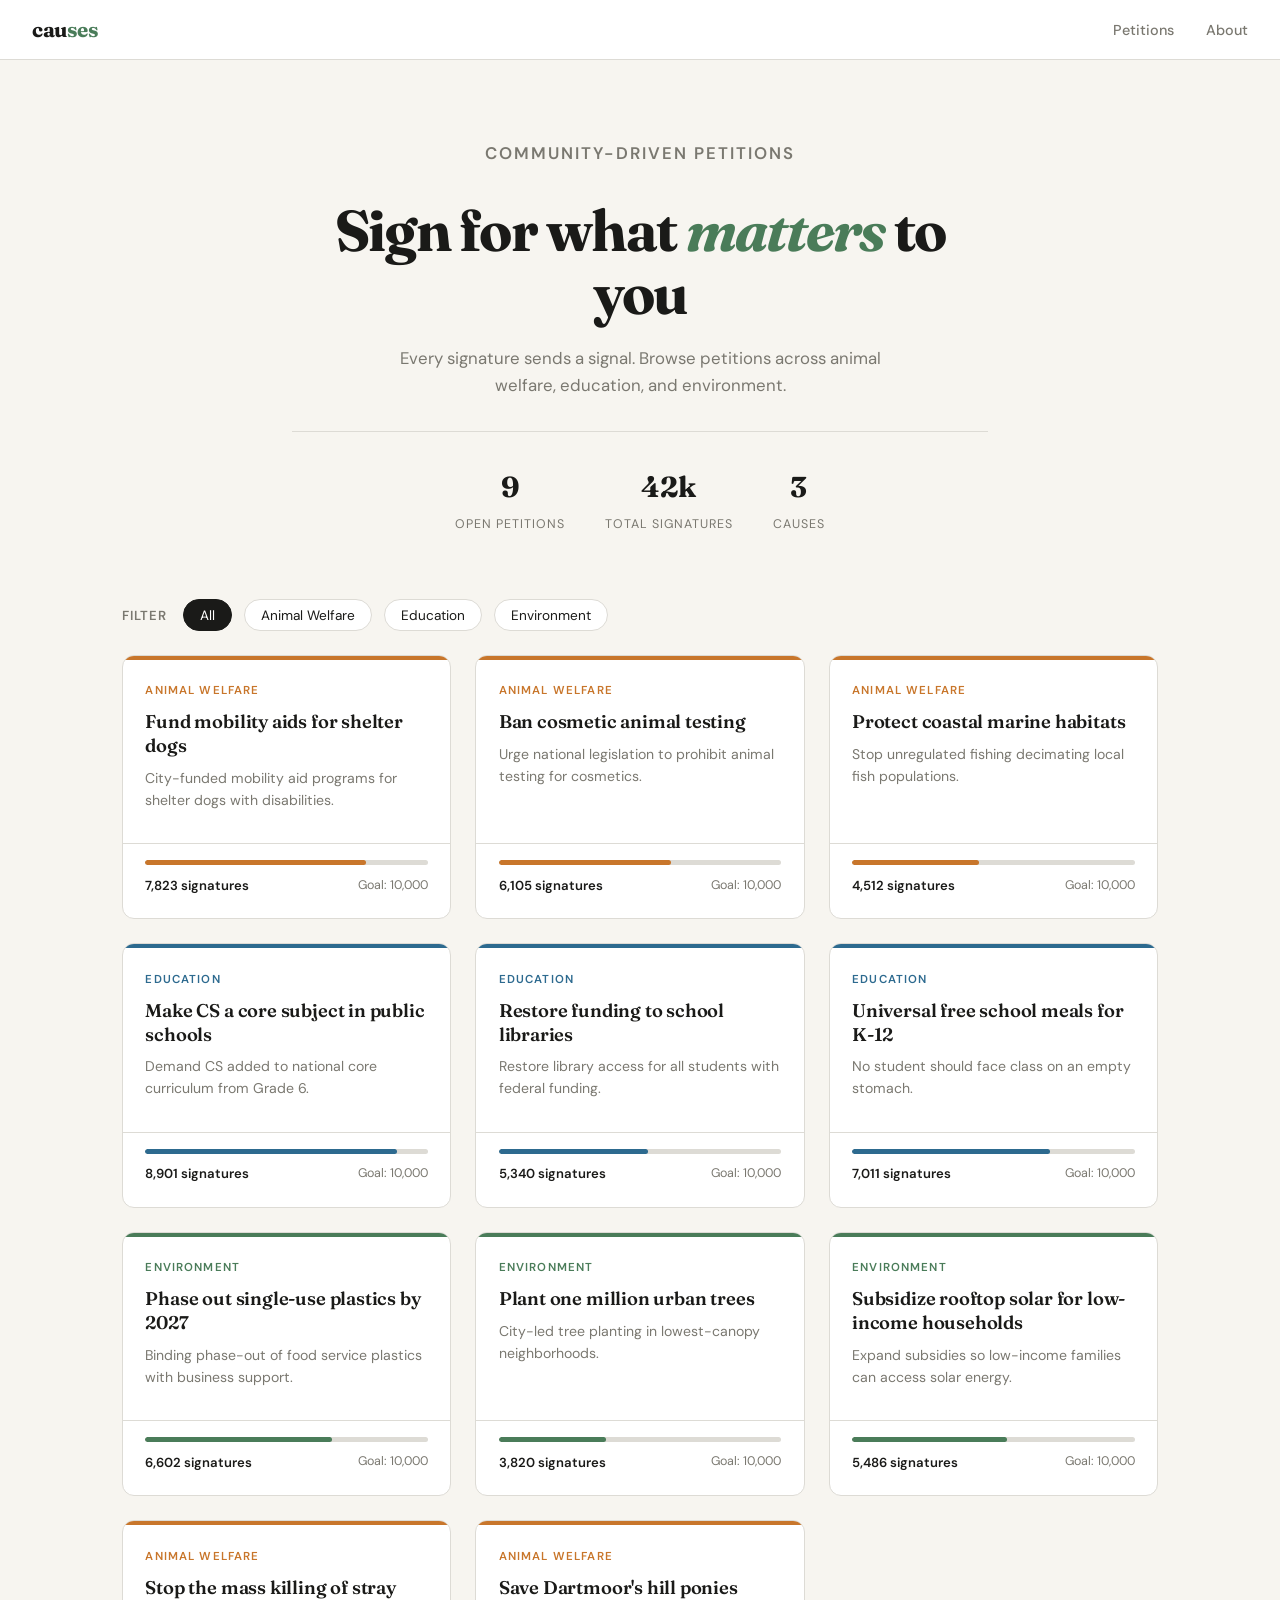
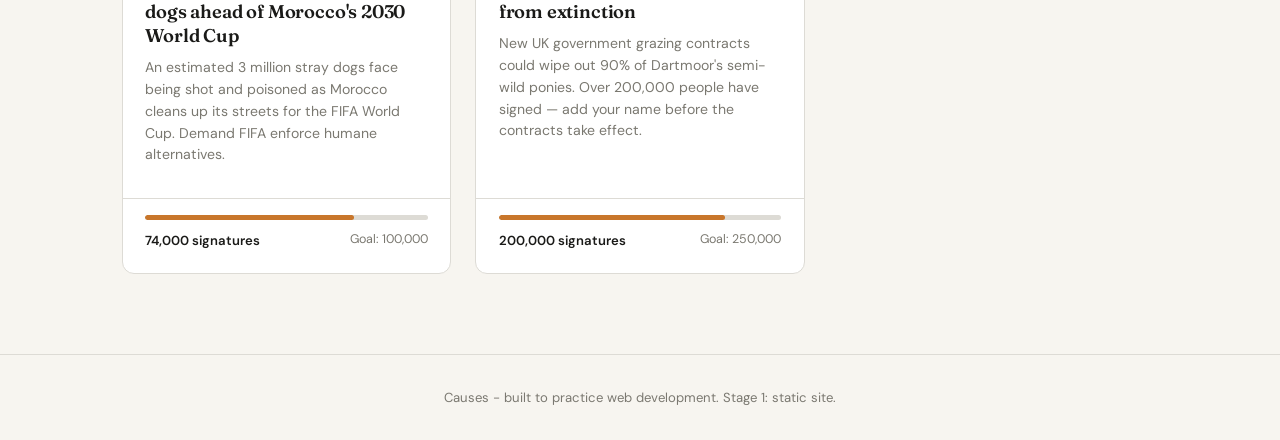
<file: index.html>
<!DOCTYPE html>
<html lang="en">
<head>
  <meta charset="UTF-8" />
  <title>Causes - Petitions for Good</title>
  <link rel="stylesheet" href="css/style.css" />
</head>
<body>
  <nav>
    <a class="nav-logo" href="index.html">cau<span>ses</span></a>
    <ul class="nav-links">
      <li><a href="index.html">Petitions</a></li>
      <li><a href="#">About</a></li>
      
    </ul>
  </nav>
  <section class="hero">
    <p class="hero-eyebrow">Community-driven petitions</p>
    <h1>Sign for what <em>matters</em> to you</h1>
    <p>Every signature sends a signal. Browse petitions across animal welfare, education, and environment.</p>
    <div class="hero-stats">
      <div class="stat-item"><span class="stat-number">9</span><span class="stat-label">Open petitions</span></div>
      <div class="stat-item"><span class="stat-number">42k</span><span class="stat-label">Total signatures</span></div>
      <div class="stat-item"><span class="stat-number">3</span><span class="stat-label">Causes</span></div>
    </div>
  </section>
  <div class="filters-section">
    <span class="filter-label">Filter</span>
    <button class="filter-btn active">All</button>
    <button class="filter-btn">Animal Welfare</button>
    <button class="filter-btn">Education</button>
    <button class="filter-btn">Environment</button>
  </div>
  <div class="petitions-grid">
    <a class="petition-card" data-category="animal" href="petition-shelter.html"><div class="card-tag-bar tag-animal"></div><div class="card-body"><p class="card-category cat-animal">Animal Welfare</p><h2 class="card-title">Fund mobility aids for shelter dogs</h2><p class="card-description">City-funded mobility aid programs for shelter dogs with disabilities.</p></div><div class="card-footer"><div class="progress-bar-track"><div class="progress-bar-fill fill-animal" style="width:78%"></div></div><div class="card-meta"><span class="signatures">7,823 signatures</span><span class="goal">Goal: 10,000</span></div></div></a>
    <a class="petition-card" data-category="animal" href="petition-testing.html"><div class="card-tag-bar tag-animal"></div><div class="card-body"><p class="card-category cat-animal">Animal Welfare</p><h2 class="card-title">Ban cosmetic animal testing</h2><p class="card-description">Urge national legislation to prohibit animal testing for cosmetics.</p></div><div class="card-footer"><div class="progress-bar-track"><div class="progress-bar-fill fill-animal" style="width:61%"></div></div><div class="card-meta"><span class="signatures">6,105 signatures</span><span class="goal">Goal: 10,000</span></div></div></a>
    <a class="petition-card" data-category="animal" href="petition-marine.html"><div class="card-tag-bar tag-animal"></div><div class="card-body"><p class="card-category cat-animal">Animal Welfare</p><h2 class="card-title">Protect coastal marine habitats</h2><p class="card-description">Stop unregulated fishing decimating local fish populations.</p></div><div class="card-footer"><div class="progress-bar-track"><div class="progress-bar-fill fill-animal" style="width:45%"></div></div><div class="card-meta"><span class="signatures">4,512 signatures</span><span class="goal">Goal: 10,000</span></div></div></a>
    <a class="petition-card" data-category="education" href="petition-coding.html"><div class="card-tag-bar tag-education"></div><div class="card-body"><p class="card-category cat-education">Education</p><h2 class="card-title">Make CS a core subject in public schools</h2><p class="card-description">Demand CS added to national core curriculum from Grade 6.</p></div><div class="card-footer"><div class="progress-bar-track"><div class="progress-bar-fill fill-education" style="width:89%"></div></div><div class="card-meta"><span class="signatures">8,901 signatures</span><span class="goal">Goal: 10,000</span></div></div></a>
    <a class="petition-card" data-category="education" href="petition-libraries.html"><div class="card-tag-bar tag-education"></div><div class="card-body"><p class="card-category cat-education">Education</p><h2 class="card-title">Restore funding to school libraries</h2><p class="card-description">Restore library access for all students with federal funding.</p></div><div class="card-footer"><div class="progress-bar-track"><div class="progress-bar-fill fill-education" style="width:53%"></div></div><div class="card-meta"><span class="signatures">5,340 signatures</span><span class="goal">Goal: 10,000</span></div></div></a>
    <a class="petition-card" data-category="education" href="petition-meals.html"><div class="card-tag-bar tag-education"></div><div class="card-body"><p class="card-category cat-education">Education</p><h2 class="card-title">Universal free school meals for K-12</h2><p class="card-description">No student should face class on an empty stomach.</p></div><div class="card-footer"><div class="progress-bar-track"><div class="progress-bar-fill fill-education" style="width:70%"></div></div><div class="card-meta"><span class="signatures">7,011 signatures</span><span class="goal">Goal: 10,000</span></div></div></a>
    <a class="petition-card" data-category="environment" href="petition-plastics.html"><div class="card-tag-bar tag-environment"></div><div class="card-body"><p class="card-category cat-environment">Environment</p><h2 class="card-title">Phase out single-use plastics by 2027</h2><p class="card-description">Binding phase-out of food service plastics with business support.</p></div><div class="card-footer"><div class="progress-bar-track"><div class="progress-bar-fill fill-environment" style="width:66%"></div></div><div class="card-meta"><span class="signatures">6,602 signatures</span><span class="goal">Goal: 10,000</span></div></div></a>
    <a class="petition-card" data-category="environment" href="petition-trees.html"><div class="card-tag-bar tag-environment"></div><div class="card-body"><p class="card-category cat-environment">Environment</p><h2 class="card-title">Plant one million urban trees</h2><p class="card-description">City-led tree planting in lowest-canopy neighborhoods.</p></div><div class="card-footer"><div class="progress-bar-track"><div class="progress-bar-fill fill-environment" style="width:38%"></div></div><div class="card-meta"><span class="signatures">3,820 signatures</span><span class="goal">Goal: 10,000</span></div></div></a>
    <a class="petition-card" data-category="environment" href="petition-solar.html"><div class="card-tag-bar tag-environment"></div><div class="card-body"><p class="card-category cat-environment">Environment</p><h2 class="card-title">Subsidize rooftop solar for low-income households</h2><p class="card-description">Expand subsidies so low-income families can access solar energy.</p></div><div class="card-footer"><div class="progress-bar-track"><div class="progress-bar-fill fill-environment" style="width:55%"></div></div><div class="card-meta"><span class="signatures">5,486 signatures</span><span class="goal">Goal: 10,000</span></div></div></a>
  
    <a class="petition-card" data-category="animal" href="petition-morocco.html"><div class="card-tag-bar tag-animal"></div><div class="card-body"><p class="card-category cat-animal">Animal Welfare</p><h2 class="card-title">Stop the mass killing of stray dogs ahead of Morocco's 2030 World Cup</h2><p class="card-description">An estimated 3 million stray dogs face being shot and poisoned as Morocco cleans up its streets for the FIFA World Cup. Demand FIFA enforce humane alternatives.</p></div><div class="card-footer"><div class="progress-bar-track"><div class="progress-bar-fill fill-animal" style="width:74%"></div></div><div class="card-meta"><span class="signatures">74,000 signatures</span><span class="goal">Goal: 100,000</span></div></div></a>
    <a class="petition-card" data-category="animal" href="petition-dartmoor.html"><div class="card-tag-bar tag-animal"></div><div class="card-body"><p class="card-category cat-animal">Animal Welfare</p><h2 class="card-title">Save Dartmoor's hill ponies from extinction</h2><p class="card-description">New UK government grazing contracts could wipe out 90% of Dartmoor's semi-wild ponies. Over 200,000 people have signed — add your name before the contracts take effect.</p></div><div class="card-footer"><div class="progress-bar-track"><div class="progress-bar-fill fill-animal" style="width:80%"></div></div><div class="card-meta"><span class="signatures">200,000 signatures</span><span class="goal">Goal: 250,000</span></div></div></a>
  </div>
  <footer><p>Causes - built to practice web development. Stage 1: static site.</p></footer>
  <script>
    const buttons = document.querySelectorAll('.filter-btn');
    const cards = document.querySelectorAll('.petition-card');
    buttons.forEach(btn => {
      btn.addEventListener('click', () => {
        buttons.forEach(b => b.classList.remove('active'));
        btn.classList.add('active');
        const filter = btn.textContent.trim().toLowerCase();
        cards.forEach(card => {
          const cat = card.dataset.category;
          if (filter === 'all' || (filter === 'animal welfare' && cat === 'animal') || filter === cat) {
            card.style.display = 'flex';
          } else {
            card.style.display = 'none';
          }
        });
      });
    });
  </script>
</body>
</html>
</file>
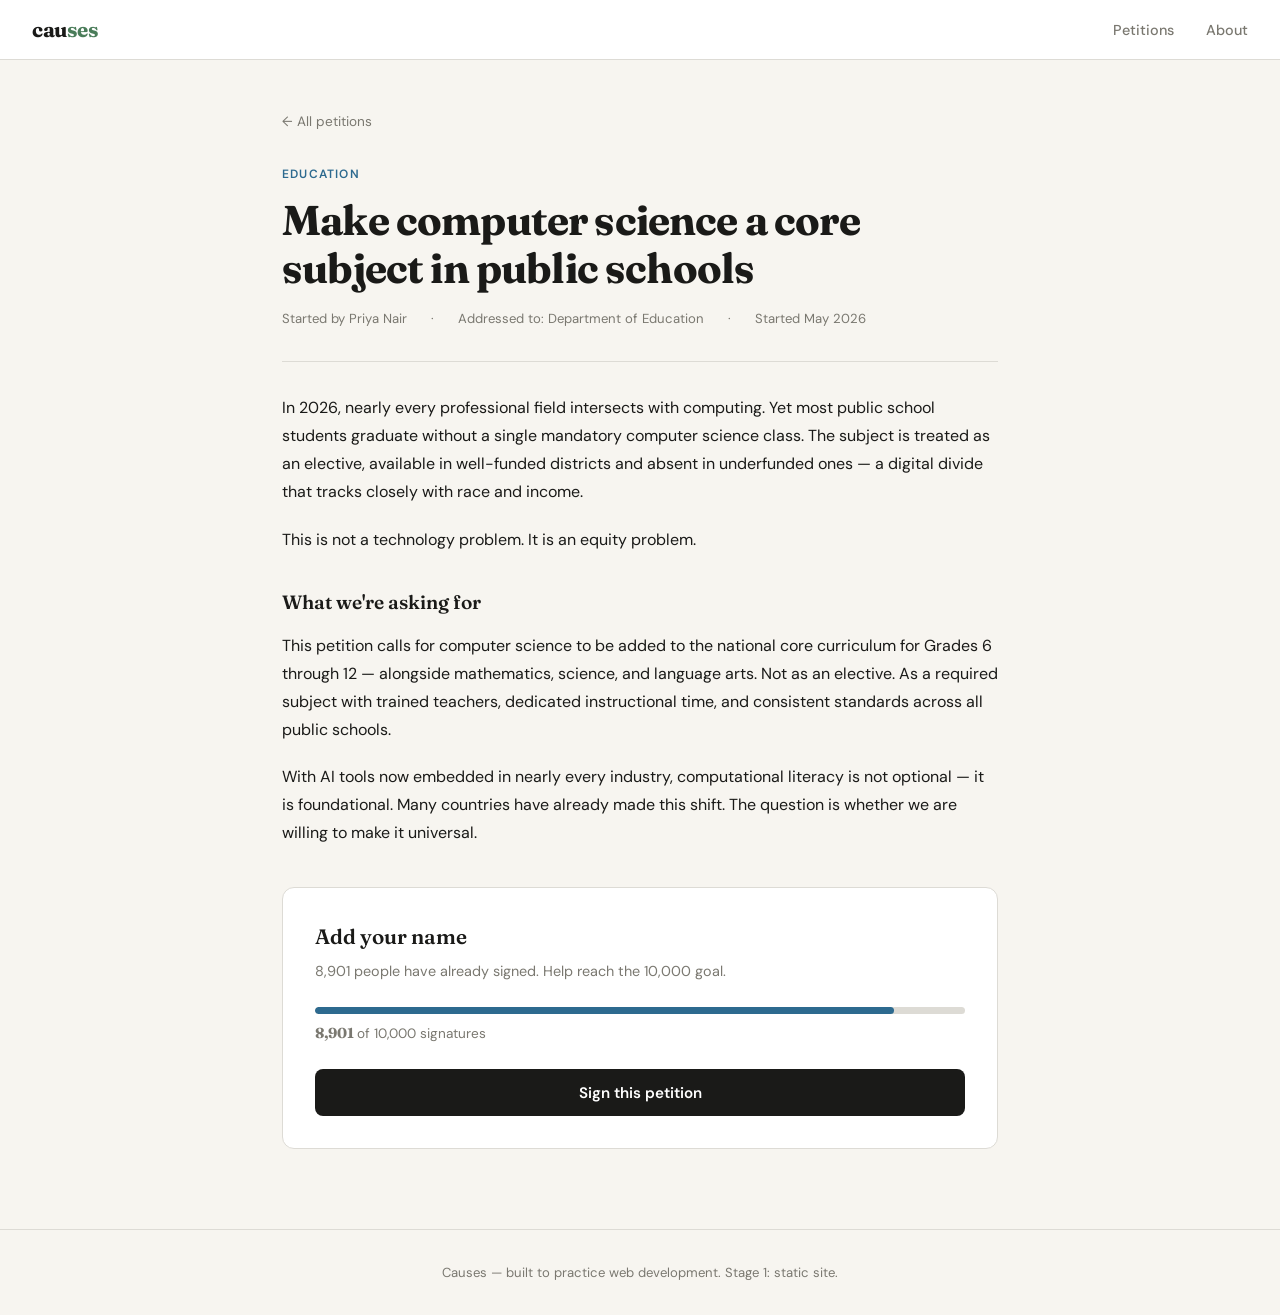
<file: petition-coding.html>
<!DOCTYPE html>
<html lang="en">
<head>
  <meta charset="UTF-8" />
  <title>Make CS a core subject — Causes</title>
  <link rel="stylesheet" href="css/style.css" />
</head>
<body>
  <nav>
    <a class="nav-logo" href="index.html">cau<span>ses</span></a>
    <ul class="nav-links">
      <li><a href="index.html">Petitions</a></li>
      <li><a href="#">About</a></li>
      
    </ul>
  </nav>
  <div class="detail-container">
    <a class="back-link" href="index.html">← All petitions</a>
    <p class="detail-category cat-education">Education</p>
    <h1 class="detail-title">Make computer science a core subject in public schools</h1>
    <div class="detail-meta">
      <span>Started by Priya Nair</span>
      <span>·</span>
      <span>Addressed to: Department of Education</span>
      <span>·</span>
      <span>Started May 2026</span>
    </div>
    <div class="detail-body">
      <p>In 2026, nearly every professional field intersects with computing. Yet most public school students graduate without a single mandatory computer science class. The subject is treated as an elective, available in well-funded districts and absent in underfunded ones — a digital divide that tracks closely with race and income.</p>
      <p>This is not a technology problem. It is an equity problem.</p>
      <h3>What we're asking for</h3>
      <p>This petition calls for computer science to be added to the national core curriculum for Grades 6 through 12 — alongside mathematics, science, and language arts. Not as an elective. As a required subject with trained teachers, dedicated instructional time, and consistent standards across all public schools.</p>
      <p>With AI tools now embedded in nearly every industry, computational literacy is not optional — it is foundational. Many countries have already made this shift. The question is whether we are willing to make it universal.</p>
    </div>
    <div class="sign-box">
      <h3>Add your name</h3>
      <p>8,901 people have already signed. Help reach the 10,000 goal.</p>
      <div class="sign-progress">
        <div class="progress-bar-track">
          <div class="progress-bar-fill fill-education" style="width: 89%"></div>
        </div>
        <p class="sign-count">8,901 <span>of 10,000 signatures</span></p>
      </div>
      <button class="sign-btn">Sign this petition</button>
    </div>
  </div>
  <footer><p>Causes — built to practice web development. Stage 1: static site.</p></footer>
</body>
</html>
</file>
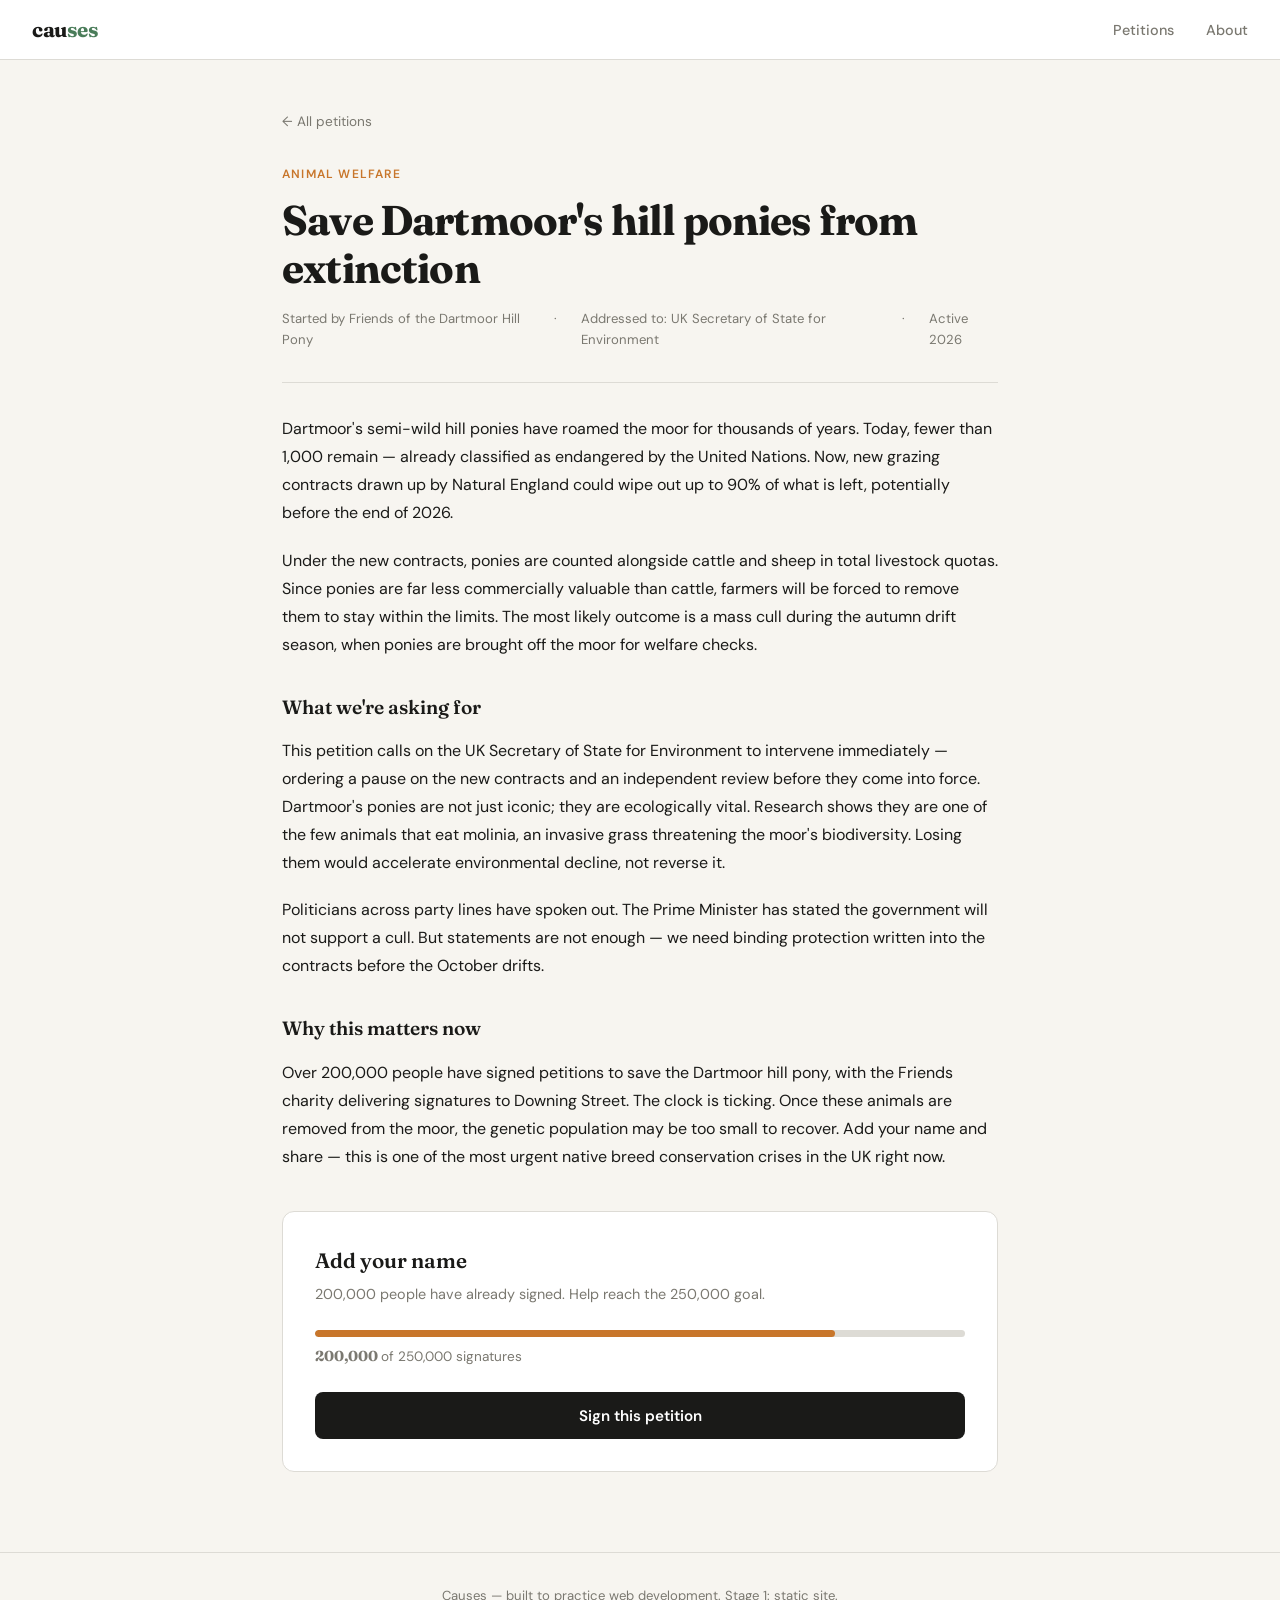
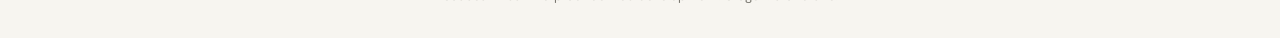
<file: petition-dartmoor.html>
<!DOCTYPE html>
<html lang="en">
<head>
  <meta charset="UTF-8" />
  <meta name="viewport" content="width=device-width, initial-scale=1.0" />
  <title>Save Dartmoor's Hill Ponies — Causes</title>
  <link rel="stylesheet" href="css/style.css" />
</head>
<body>
  <nav>
    <a class="nav-logo" href="index.html">cau<span>ses</span></a>
    <ul class="nav-links">
      <li><a href="index.html">Petitions</a></li>
      <li><a href="#">About</a></li>
      
    </ul>
  </nav>
  <div class="detail-container">
    <a class="back-link" href="index.html">← All petitions</a>
    <p class="detail-category cat-animal">Animal Welfare</p>
    <h1 class="detail-title">Save Dartmoor's hill ponies from extinction</h1>
    <div class="detail-meta">
      <span>Started by Friends of the Dartmoor Hill Pony</span>
      <span>·</span>
      <span>Addressed to: UK Secretary of State for Environment</span>
      <span>·</span>
      <span>Active 2026</span>
    </div>
    <div class="detail-body">
      <p>Dartmoor's semi-wild hill ponies have roamed the moor for thousands of years. Today, fewer than 1,000 remain — already classified as endangered by the United Nations. Now, new grazing contracts drawn up by Natural England could wipe out up to 90% of what is left, potentially before the end of 2026.</p>
      <p>Under the new contracts, ponies are counted alongside cattle and sheep in total livestock quotas. Since ponies are far less commercially valuable than cattle, farmers will be forced to remove them to stay within the limits. The most likely outcome is a mass cull during the autumn drift season, when ponies are brought off the moor for welfare checks.</p>
      <h3>What we're asking for</h3>
      <p>This petition calls on the UK Secretary of State for Environment to intervene immediately — ordering a pause on the new contracts and an independent review before they come into force. Dartmoor's ponies are not just iconic; they are ecologically vital. Research shows they are one of the few animals that eat molinia, an invasive grass threatening the moor's biodiversity. Losing them would accelerate environmental decline, not reverse it.</p>
      <p>Politicians across party lines have spoken out. The Prime Minister has stated the government will not support a cull. But statements are not enough — we need binding protection written into the contracts before the October drifts.</p>
      <h3>Why this matters now</h3>
      <p>Over 200,000 people have signed petitions to save the Dartmoor hill pony, with the Friends charity delivering signatures to Downing Street. The clock is ticking. Once these animals are removed from the moor, the genetic population may be too small to recover. Add your name and share — this is one of the most urgent native breed conservation crises in the UK right now.</p>
    </div>
    <div class="sign-box">
      <h3>Add your name</h3>
      <p>200,000 people have already signed. Help reach the 250,000 goal.</p>
      <div class="sign-progress">
        <div class="progress-bar-track">
          <div class="progress-bar-fill fill-animal" style="width: 80%"></div>
        </div>
        <p class="sign-count">200,000 <span>of 250,000 signatures</span></p>
      </div>
      <button class="sign-btn">Sign this petition</button>
    </div>
  </div>
  <footer>
    <p>Causes — built to practice web development. Stage 1: static site.</p>
  </footer>
</body>
</html>
</file>
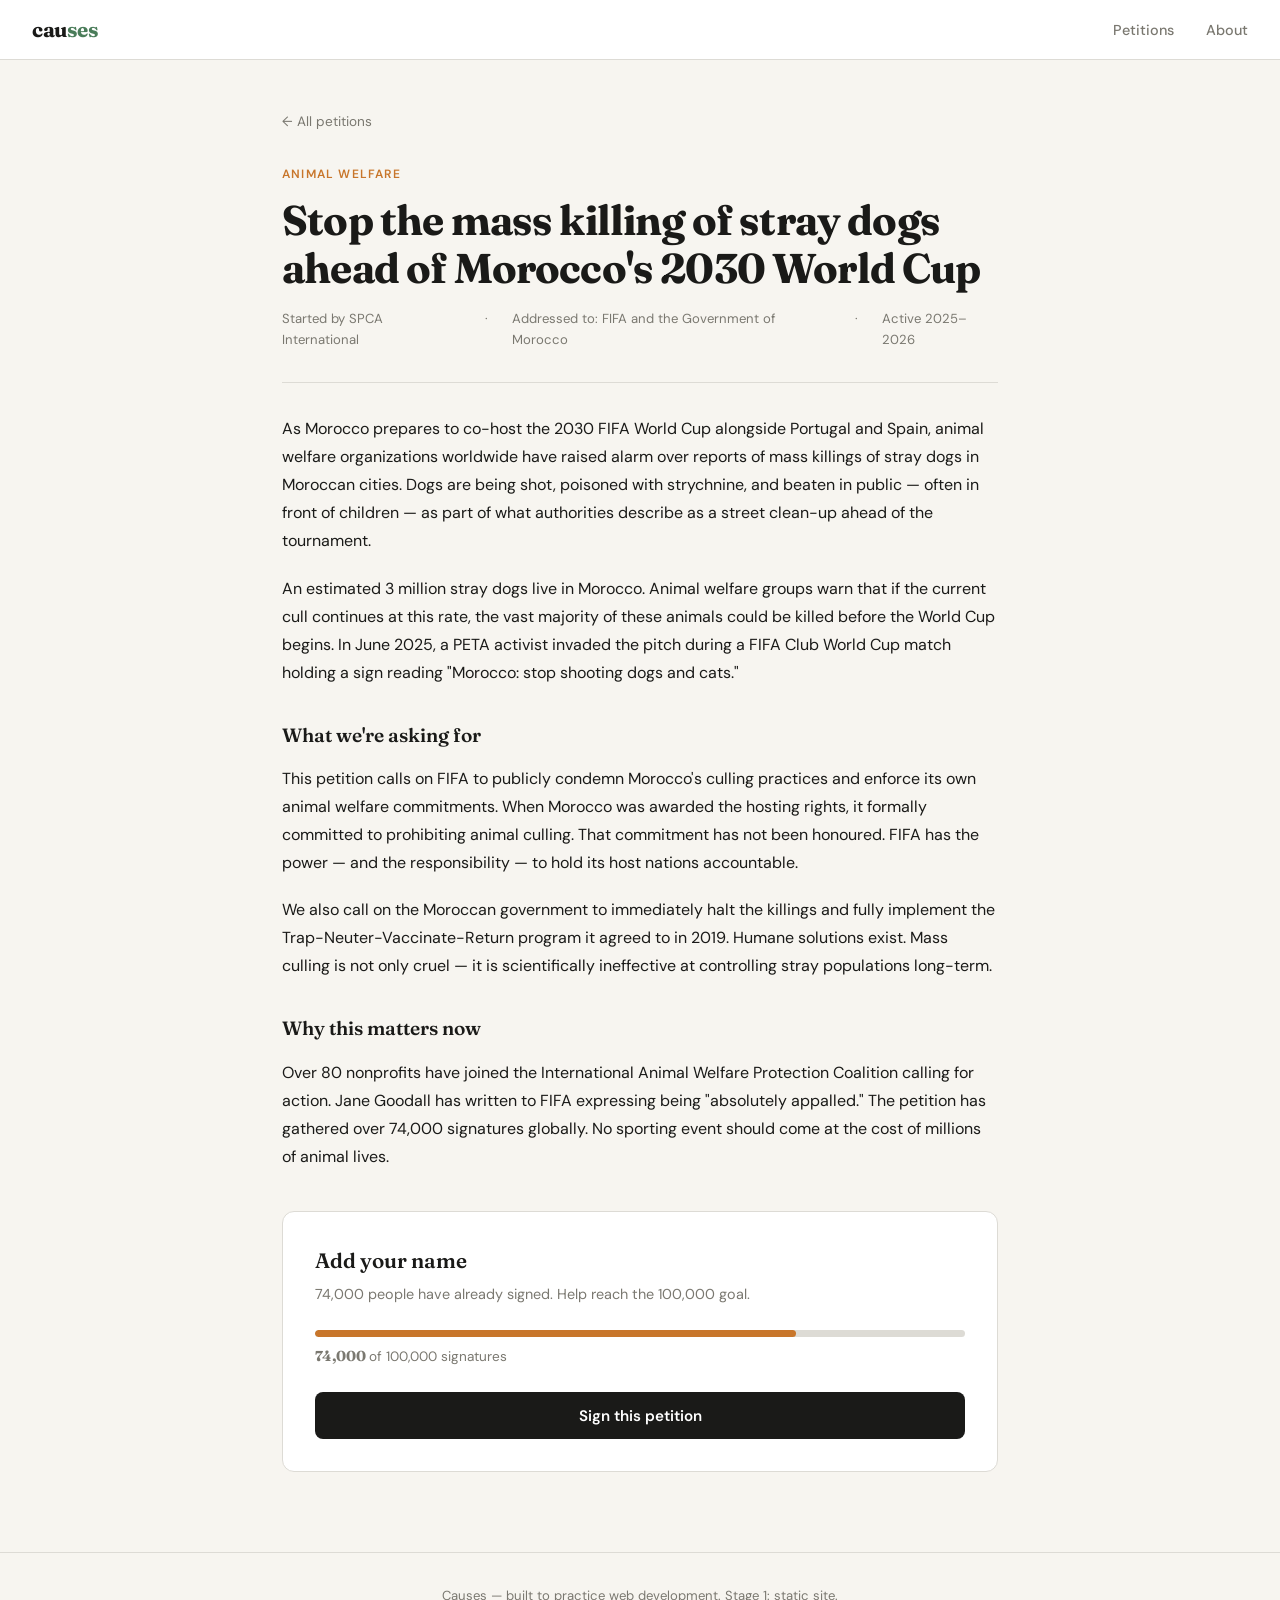
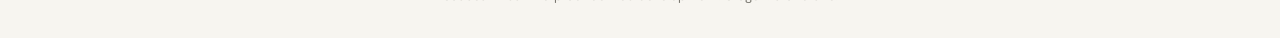
<file: petition-morocco.html>
<!DOCTYPE html>
<html lang="en">
<head>
  <meta charset="UTF-8" />
  <meta name="viewport" content="width=device-width, initial-scale=1.0" />
  <title>Stop the killing of Morocco's dogs — Causes</title>
  <link rel="stylesheet" href="css/style.css" />
</head>
<body>
  <nav>
    <a class="nav-logo" href="index.html">cau<span>ses</span></a>
    <ul class="nav-links">
      <li><a href="index.html">Petitions</a></li>
      <li><a href="#">About</a></li>
      
    </ul>
  </nav>
  <div class="detail-container">
    <a class="back-link" href="index.html">← All petitions</a>
    <p class="detail-category cat-animal">Animal Welfare</p>
    <h1 class="detail-title">Stop the mass killing of stray dogs ahead of Morocco's 2030 World Cup</h1>
    <div class="detail-meta">
      <span>Started by SPCA International</span>
      <span>·</span>
      <span>Addressed to: FIFA and the Government of Morocco</span>
      <span>·</span>
      <span>Active 2025–2026</span>
    </div>
    <div class="detail-body">
      <p>As Morocco prepares to co-host the 2030 FIFA World Cup alongside Portugal and Spain, animal welfare organizations worldwide have raised alarm over reports of mass killings of stray dogs in Moroccan cities. Dogs are being shot, poisoned with strychnine, and beaten in public — often in front of children — as part of what authorities describe as a street clean-up ahead of the tournament.</p>
      <p>An estimated 3 million stray dogs live in Morocco. Animal welfare groups warn that if the current cull continues at this rate, the vast majority of these animals could be killed before the World Cup begins. In June 2025, a PETA activist invaded the pitch during a FIFA Club World Cup match holding a sign reading "Morocco: stop shooting dogs and cats."</p>
      <h3>What we're asking for</h3>
      <p>This petition calls on FIFA to publicly condemn Morocco's culling practices and enforce its own animal welfare commitments. When Morocco was awarded the hosting rights, it formally committed to prohibiting animal culling. That commitment has not been honoured. FIFA has the power — and the responsibility — to hold its host nations accountable.</p>
      <p>We also call on the Moroccan government to immediately halt the killings and fully implement the Trap-Neuter-Vaccinate-Return program it agreed to in 2019. Humane solutions exist. Mass culling is not only cruel — it is scientifically ineffective at controlling stray populations long-term.</p>
      <h3>Why this matters now</h3>
      <p>Over 80 nonprofits have joined the International Animal Welfare Protection Coalition calling for action. Jane Goodall has written to FIFA expressing being "absolutely appalled." The petition has gathered over 74,000 signatures globally. No sporting event should come at the cost of millions of animal lives.</p>
    </div>
    <div class="sign-box">
      <h3>Add your name</h3>
      <p>74,000 people have already signed. Help reach the 100,000 goal.</p>
      <div class="sign-progress">
        <div class="progress-bar-track">
          <div class="progress-bar-fill fill-animal" style="width: 74%"></div>
        </div>
        <p class="sign-count">74,000 <span>of 100,000 signatures</span></p>
      </div>
      <button class="sign-btn">Sign this petition</button>
    </div>
  </div>
  <footer>
    <p>Causes — built to practice web development. Stage 1: static site.</p>
  </footer>
</body>
</html>
</file>
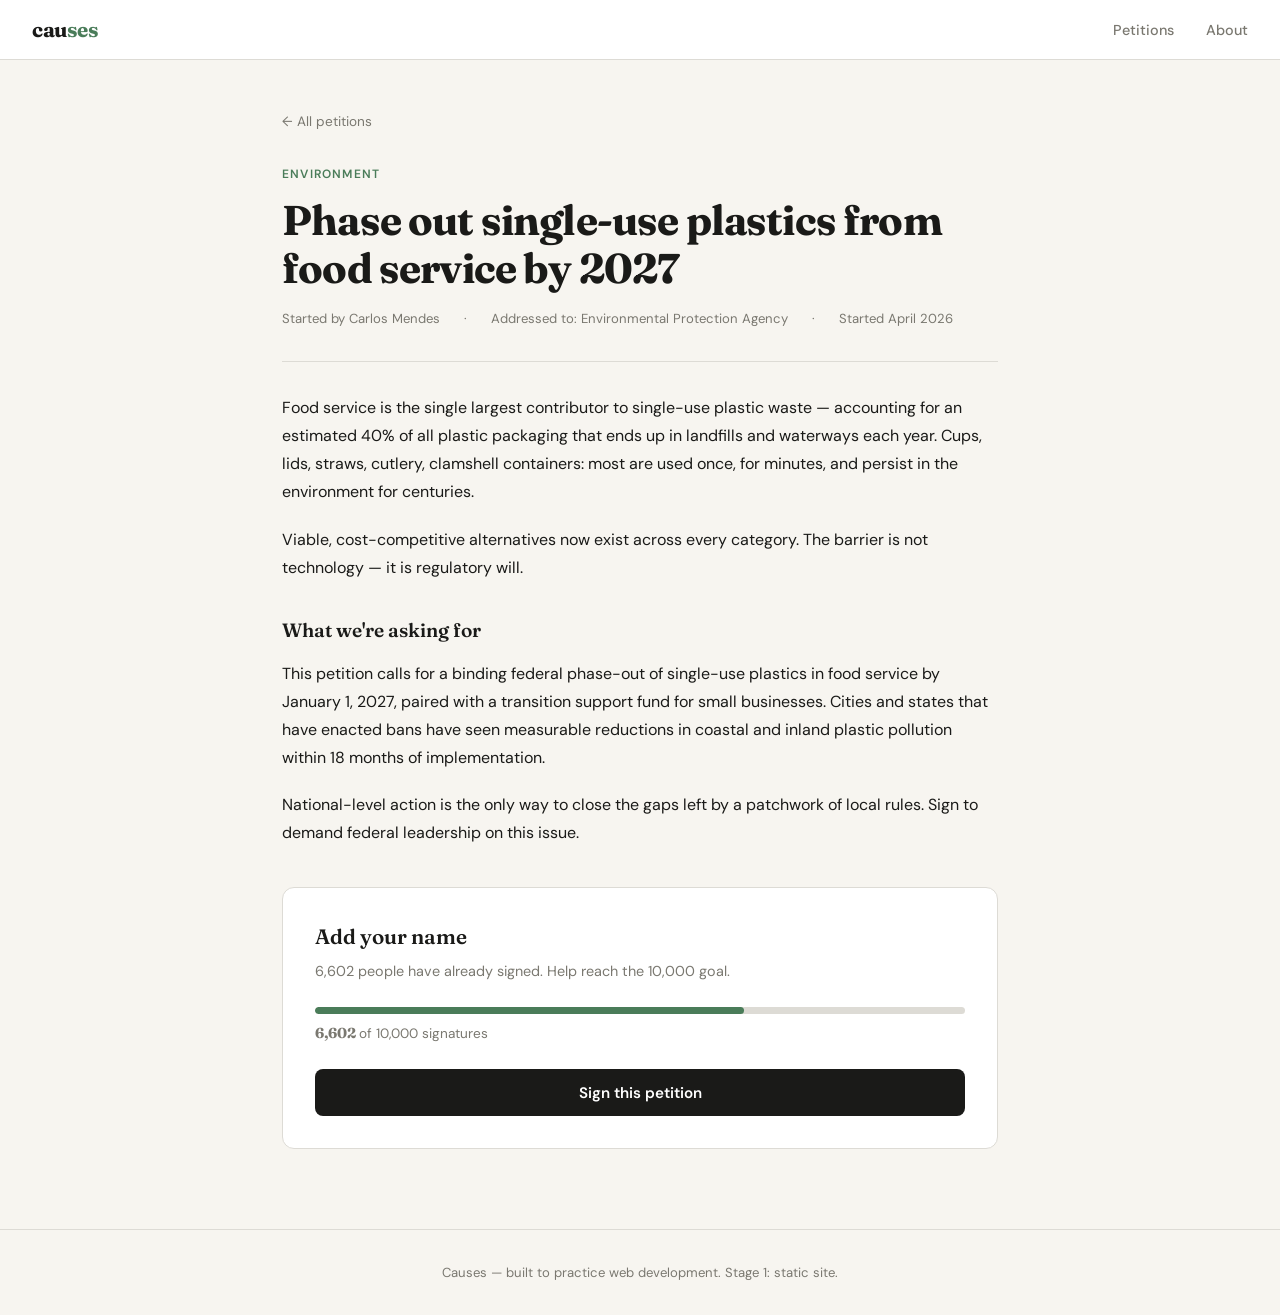
<file: petition-plastics.html>
<!DOCTYPE html>
<html lang="en">
<head>
  <meta charset="UTF-8" />
  <title>Phase out single-use plastics — Causes</title>
  <link rel="stylesheet" href="css/style.css" />
</head>
<body>
  <nav>
    <a class="nav-logo" href="index.html">cau<span>ses</span></a>
    <ul class="nav-links">
      <li><a href="index.html">Petitions</a></li>
      <li><a href="#">About</a></li>
      
    </ul>
  </nav>
  <div class="detail-container">
    <a class="back-link" href="index.html">← All petitions</a>
    <p class="detail-category cat-environment">Environment</p>
    <h1 class="detail-title">Phase out single-use plastics from food service by 2027</h1>
    <div class="detail-meta">
      <span>Started by Carlos Mendes</span>
      <span>·</span>
      <span>Addressed to: Environmental Protection Agency</span>
      <span>·</span>
      <span>Started April 2026</span>
    </div>
    <div class="detail-body">
      <p>Food service is the single largest contributor to single-use plastic waste — accounting for an estimated 40% of all plastic packaging that ends up in landfills and waterways each year. Cups, lids, straws, cutlery, clamshell containers: most are used once, for minutes, and persist in the environment for centuries.</p>
      <p>Viable, cost-competitive alternatives now exist across every category. The barrier is not technology — it is regulatory will.</p>
      <h3>What we're asking for</h3>
      <p>This petition calls for a binding federal phase-out of single-use plastics in food service by January 1, 2027, paired with a transition support fund for small businesses. Cities and states that have enacted bans have seen measurable reductions in coastal and inland plastic pollution within 18 months of implementation.</p>
      <p>National-level action is the only way to close the gaps left by a patchwork of local rules. Sign to demand federal leadership on this issue.</p>
    </div>
    <div class="sign-box">
      <h3>Add your name</h3>
      <p>6,602 people have already signed. Help reach the 10,000 goal.</p>
      <div class="sign-progress">
        <div class="progress-bar-track">
          <div class="progress-bar-fill fill-environment" style="width: 66%"></div>
        </div>
        <p class="sign-count">6,602 <span>of 10,000 signatures</span></p>
      </div>
      <button class="sign-btn">Sign this petition</button>
    </div>
  </div>
  <footer><p>Causes — built to practice web development. Stage 1: static site.</p></footer>
</body>
</html>
</file>
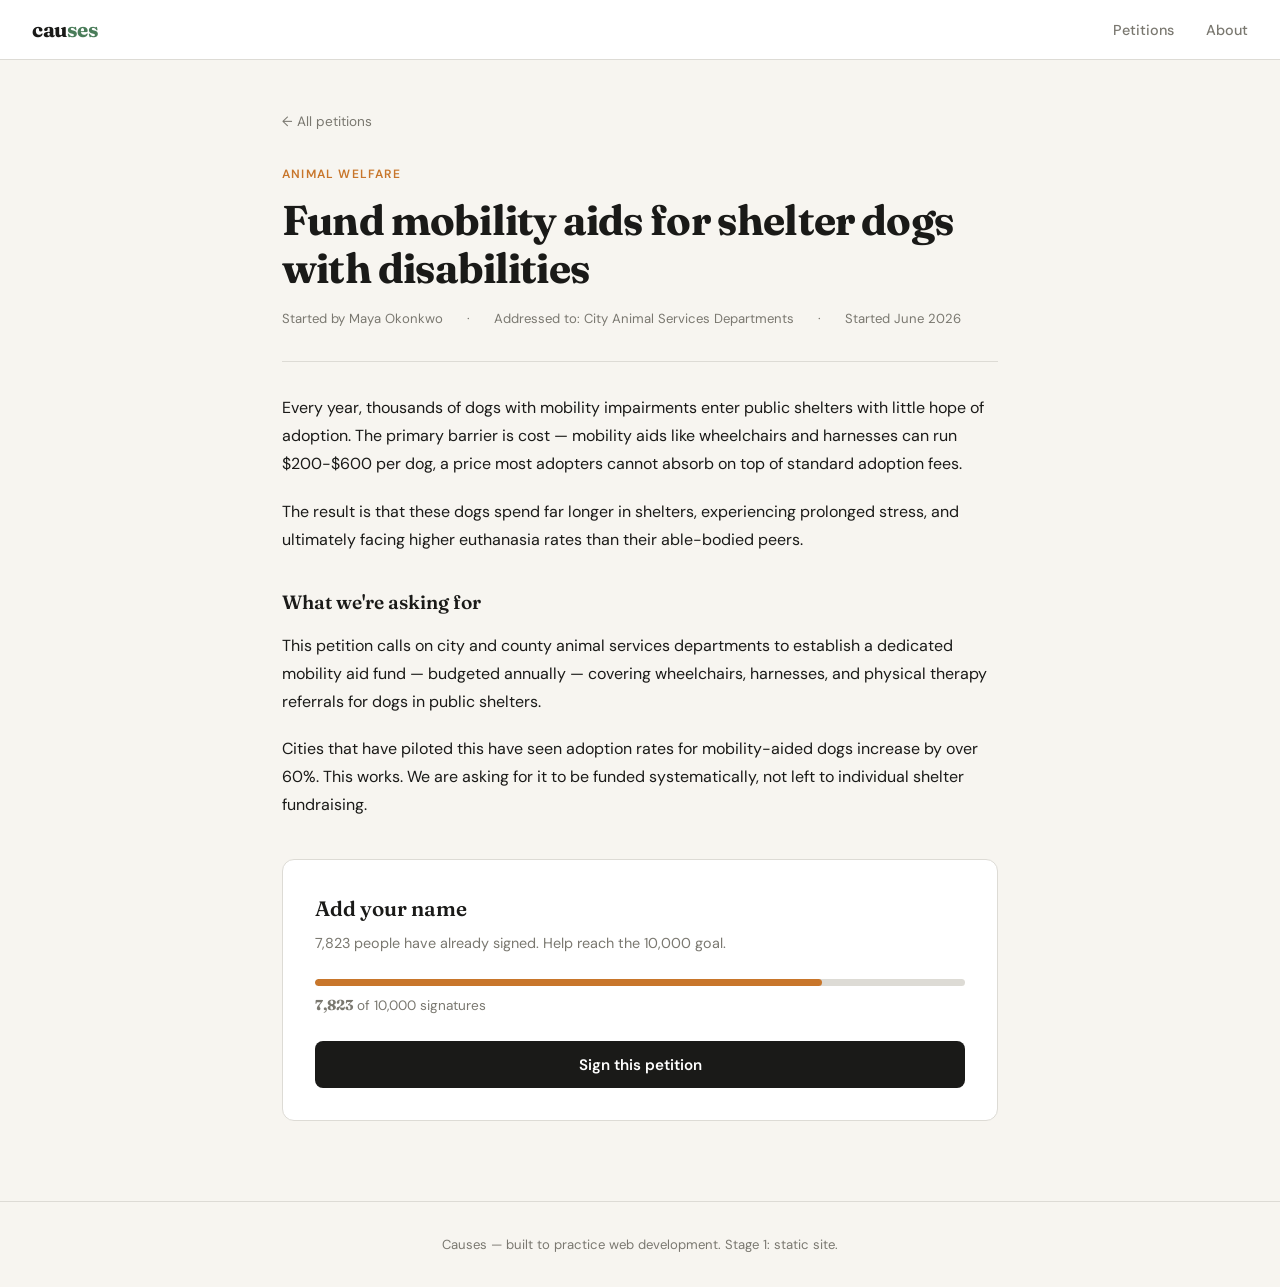
<file: petition-shelter.html>
<!DOCTYPE html>
<html lang="en">
<head>
  <meta charset="UTF-8" />
  <title>Fund mobility aids for shelter dogs — Causes</title>
  <link rel="stylesheet" href="css/style.css" />
</head>
<body>
  <nav>
    <a class="nav-logo" href="index.html">cau<span>ses</span></a>
    <ul class="nav-links">
      <li><a href="index.html">Petitions</a></li>
      <li><a href="#">About</a></li>
    </ul>
  </nav>
  <div class="detail-container">
    <a class="back-link" href="index.html">← All petitions</a>
    <p class="detail-category cat-animal">Animal Welfare</p>
    <h1 class="detail-title">Fund mobility aids for shelter dogs with disabilities</h1>
    <div class="detail-meta">
      <span>Started by Maya Okonkwo</span>
      <span>·</span>
      <span>Addressed to: City Animal Services Departments</span>
      <span>·</span>
      <span>Started June 2026</span>
    </div>
    <div class="detail-body">
      <p>Every year, thousands of dogs with mobility impairments enter public shelters with little hope of adoption. The primary barrier is cost — mobility aids like wheelchairs and harnesses can run $200-$600 per dog, a price most adopters cannot absorb on top of standard adoption fees.</p>
      <p>The result is that these dogs spend far longer in shelters, experiencing prolonged stress, and ultimately facing higher euthanasia rates than their able-bodied peers.</p>
      <h3>What we're asking for</h3>
      <p>This petition calls on city and county animal services departments to establish a dedicated mobility aid fund — budgeted annually — covering wheelchairs, harnesses, and physical therapy referrals for dogs in public shelters.</p>
      <p>Cities that have piloted this have seen adoption rates for mobility-aided dogs increase by over 60%. This works. We are asking for it to be funded systematically, not left to individual shelter fundraising.</p>
    </div>
    <div class="sign-box">
      <h3>Add your name</h3>
      <p>7,823 people have already signed. Help reach the 10,000 goal.</p>
      <div class="sign-progress">
        <div class="progress-bar-track">
          <div class="progress-bar-fill fill-animal" style="width: 78%"></div>
        </div>
        <p class="sign-count">7,823 <span>of 10,000 signatures</span></p>
      </div>
      <button class="sign-btn">Sign this petition</button>
    </div>
  </div>
  <footer><p>Causes — built to practice web development. Stage 1: static site.</p></footer>
</body>
</html>
</file>
<file: css/style.css>
/* =============================================
   CAUSES — Petition Platform
   Stage 1: Static Site
   ============================================= */

@import url('https://fonts.googleapis.com/css2?family=Fraunces:ital,wght@0,400;0,600;0,700;1,400&family=DM+Sans:wght@400;500;600&display=swap');

:root {
  --ink: #1a1a18;
  --paper: #f7f5f0;
  --sage: #4a7c59;
  --sage-light: #e8f0eb;
  --amber: #c8762b;
  --amber-light: #fdf0e3;
  --sky: #2d6a8f;
  --sky-light: #e3eff7;
  --muted: #7a7870;
  --border: #dddbd5;
  --white: #ffffff;

  --font-display: 'Fraunces', Georgia, serif;
  --font-body: 'DM Sans', system-ui, sans-serif;
}

*, *::before, *::after {
  box-sizing: border-box;
  margin: 0;
  padding: 0;
}

html {
  font-size: 16px;
  scroll-behavior: smooth;
}

body {
  background: var(--paper);
  color: var(--ink);
  font-family: var(--font-body);
  line-height: 1.6;
  min-height: 100vh;
}

/* ---- NAV ---- */
nav {
  background: var(--white);
  border-bottom: 1px solid var(--border);
  padding: 0 2rem;
  display: flex;
  align-items: center;
  justify-content: space-between;
  height: 60px;
  position: sticky;
  top: 0;
  z-index: 100;
}

.nav-logo {
  font-family: var(--font-display);
  font-size: 1.3rem;
  font-weight: 700;
  color: var(--ink);
  text-decoration: none;
  letter-spacing: -0.02em;
}

.nav-logo span {
  color: var(--sage);
}

.nav-links {
  display: flex;
  gap: 2rem;
  list-style: none;
}

.nav-links a {
  text-decoration: none;
  color: var(--muted);
  font-size: 0.9rem;
  font-weight: 500;
  transition: color 0.2s;
}

.nav-links a:hover {
  color: var(--ink);
}

/* ---- HERO ---- */
.hero {
  padding: 5rem 2rem 4rem;
  max-width: 760px;
  margin: 0 auto;
  text-align: center;
}

.hero-eyebrow {
  font-family: var(--font-body);
  font-size: 0.8rem;
  font-weight: 600;
  letter-spacing: 0.12em;
  text-transform: uppercase;
  color: var(--sage);
  margin-bottom: 1.2rem;
}

.hero h1 {
  font-family: var(--font-display);
  font-size: clamp(2.4rem, 5vw, 3.6rem);
  font-weight: 700;
  line-height: 1.1;
  letter-spacing: -0.03em;
  color: var(--ink);
  margin-bottom: 1.2rem;
}

.hero h1 em {
  font-style: italic;
  color: var(--sage);
}

.hero p {
  font-size: 1.05rem;
  color: var(--muted);
  max-width: 520px;
  margin: 0 auto 2rem;
}

.hero-stats {
  display: flex;
  justify-content: center;
  gap: 2.5rem;
  padding-top: 2rem;
  border-top: 1px solid var(--border);
  margin-top: 2rem;
}

.stat-item {
  text-align: center;
}

.stat-number {
  font-family: var(--font-display);
  font-size: 1.8rem;
  font-weight: 700;
  color: var(--ink);
  display: block;
}

.stat-label {
  font-size: 0.78rem;
  color: var(--muted);
  text-transform: uppercase;
  letter-spacing: 0.08em;
}

/* ---- FILTERS ---- */
.filters-section {
  max-width: 1100px;
  margin: 0 auto;
  padding: 0 2rem 1.5rem;
  display: flex;
  align-items: center;
  gap: 0.75rem;
  flex-wrap: wrap;
}

.filter-label {
  font-size: 0.82rem;
  font-weight: 600;
  color: var(--muted);
  text-transform: uppercase;
  letter-spacing: 0.08em;
  margin-right: 0.25rem;
}

.filter-btn {
  padding: 0.4rem 1rem;
  border-radius: 999px;
  border: 1px solid var(--border);
  background: var(--white);
  color: var(--ink);
  font-family: var(--font-body);
  font-size: 0.85rem;
  cursor: pointer;
  transition: all 0.15s;
}

.filter-btn:hover,
.filter-btn.active {
  background: var(--ink);
  color: var(--white);
  border-color: var(--ink);
}

/* ---- PETITION GRID ---- */
.petitions-grid {
  max-width: 1100px;
  margin: 0 auto;
  padding: 0 2rem 5rem;
  display: grid;
  grid-template-columns: repeat(auto-fill, minmax(320px, 1fr));
  gap: 1.5rem;
}

/* ---- PETITION CARD ---- */
.petition-card {
  background: var(--white);
  border: 1px solid var(--border);
  border-radius: 12px;
  overflow: hidden;
  transition: transform 0.2s, box-shadow 0.2s;
  display: flex;
  flex-direction: column;
  text-decoration: none;
  color: inherit;
}

.petition-card:hover {
  transform: translateY(-3px);
  box-shadow: 0 8px 24px rgba(0,0,0,0.08);
}

.card-tag-bar {
  height: 4px;
}

.tag-animal { background: var(--amber); }
.tag-education { background: var(--sky); }
.tag-environment { background: var(--sage); }

.card-body {
  padding: 1.4rem 1.4rem 1rem;
  flex: 1;
}

.card-category {
  font-size: 0.72rem;
  font-weight: 600;
  letter-spacing: 0.1em;
  text-transform: uppercase;
  margin-bottom: 0.6rem;
}

.cat-animal { color: var(--amber); }
.cat-education { color: var(--sky); }
.cat-environment { color: var(--sage); }

.card-title {
  font-family: var(--font-display);
  font-size: 1.15rem;
  font-weight: 600;
  line-height: 1.3;
  color: var(--ink);
  margin-bottom: 0.6rem;
  letter-spacing: -0.01em;
}

.card-description {
  font-size: 0.88rem;
  color: var(--muted);
  line-height: 1.55;
}

.card-footer {
  padding: 1rem 1.4rem 1.4rem;
  border-top: 1px solid var(--border);
  margin-top: 1rem;
}

.progress-bar-track {
  background: var(--border);
  border-radius: 999px;
  height: 5px;
  margin-bottom: 0.6rem;
  overflow: hidden;
}

.progress-bar-fill {
  height: 100%;
  border-radius: 999px;
  transition: width 0.4s ease;
}

.fill-animal { background: var(--amber); }
.fill-education { background: var(--sky); }
.fill-environment { background: var(--sage); }

.card-meta {
  display: flex;
  justify-content: space-between;
  align-items: center;
}

.signatures {
  font-size: 0.82rem;
  font-weight: 600;
  color: var(--ink);
}

.goal {
  font-size: 0.78rem;
  color: var(--muted);
}

/* ---- PETITION DETAIL PAGE ---- */
.detail-container {
  max-width: 780px;
  margin: 0 auto;
  padding: 3rem 2rem 5rem;
}

.back-link {
  display: inline-flex;
  align-items: center;
  gap: 0.4rem;
  font-size: 0.85rem;
  color: var(--muted);
  text-decoration: none;
  margin-bottom: 2rem;
  transition: color 0.2s;
}

.back-link:hover { color: var(--ink); }

.detail-category {
  font-size: 0.75rem;
  font-weight: 600;
  letter-spacing: 0.1em;
  text-transform: uppercase;
  margin-bottom: 0.8rem;
}

.detail-title {
  font-family: var(--font-display);
  font-size: clamp(1.8rem, 4vw, 2.6rem);
  font-weight: 700;
  line-height: 1.15;
  letter-spacing: -0.02em;
  color: var(--ink);
  margin-bottom: 1rem;
}

.detail-meta {
  display: flex;
  gap: 1.5rem;
  font-size: 0.82rem;
  color: var(--muted);
  margin-bottom: 2rem;
  padding-bottom: 2rem;
  border-bottom: 1px solid var(--border);
}

.detail-body {
  font-size: 1rem;
  line-height: 1.75;
  color: var(--ink);
  margin-bottom: 2.5rem;
}

.detail-body p {
  margin-bottom: 1.2rem;
}

.detail-body h3 {
  font-family: var(--font-display);
  font-size: 1.2rem;
  font-weight: 600;
  margin: 2rem 0 0.8rem;
}

/* ---- SIGN BOX ---- */
.sign-box {
  background: var(--white);
  border: 1px solid var(--border);
  border-radius: 12px;
  padding: 2rem;
  margin-top: 2rem;
}

.sign-box h3 {
  font-family: var(--font-display);
  font-size: 1.3rem;
  font-weight: 600;
  margin-bottom: 0.4rem;
}

.sign-box p {
  font-size: 0.9rem;
  color: var(--muted);
  margin-bottom: 1.5rem;
}

.sign-progress {
  margin-bottom: 1.5rem;
}

.sign-progress .progress-bar-track {
  height: 7px;
  margin-bottom: 0.5rem;
}

.sign-count {
  font-size: 1.5rem;
  font-weight: 700;
  font-family: var(--font-display);
  color: var(--ink);
}

.sign-count span {
  font-family: var(--font-body);
  font-size: 0.85rem;
  font-weight: 400;
  color: var(--muted);
}

.sign-btn {
  display: inline-block;
  padding: 0.85rem 2.2rem;
  background: var(--ink);
  color: var(--white);
  border-radius: 8px;
  font-family: var(--font-body);
  font-size: 0.95rem;
  font-weight: 600;
  text-decoration: none;
  cursor: pointer;
  border: none;
  transition: background 0.2s;
  width: 100%;
  text-align: center;
}

.sign-btn:hover {
  background: var(--sage);
}

/* ---- FOOTER ---- */
footer {
  border-top: 1px solid var(--border);
  padding: 2rem;
  text-align: center;
  font-size: 0.82rem;
  color: var(--muted);
}

/* ---- RESPONSIVE ---- */
@media (max-width: 600px) {
  nav { padding: 0 1rem; }
  .hero { padding: 3rem 1rem 2.5rem; }
  .petitions-grid { padding: 0 1rem 3rem; grid-template-columns: 1fr; }
  .filters-section { padding: 0 1rem 1.5rem; }
  .hero-stats { gap: 1.5rem; }
  .detail-container { padding: 2rem 1rem 3rem; }
}
</file>
